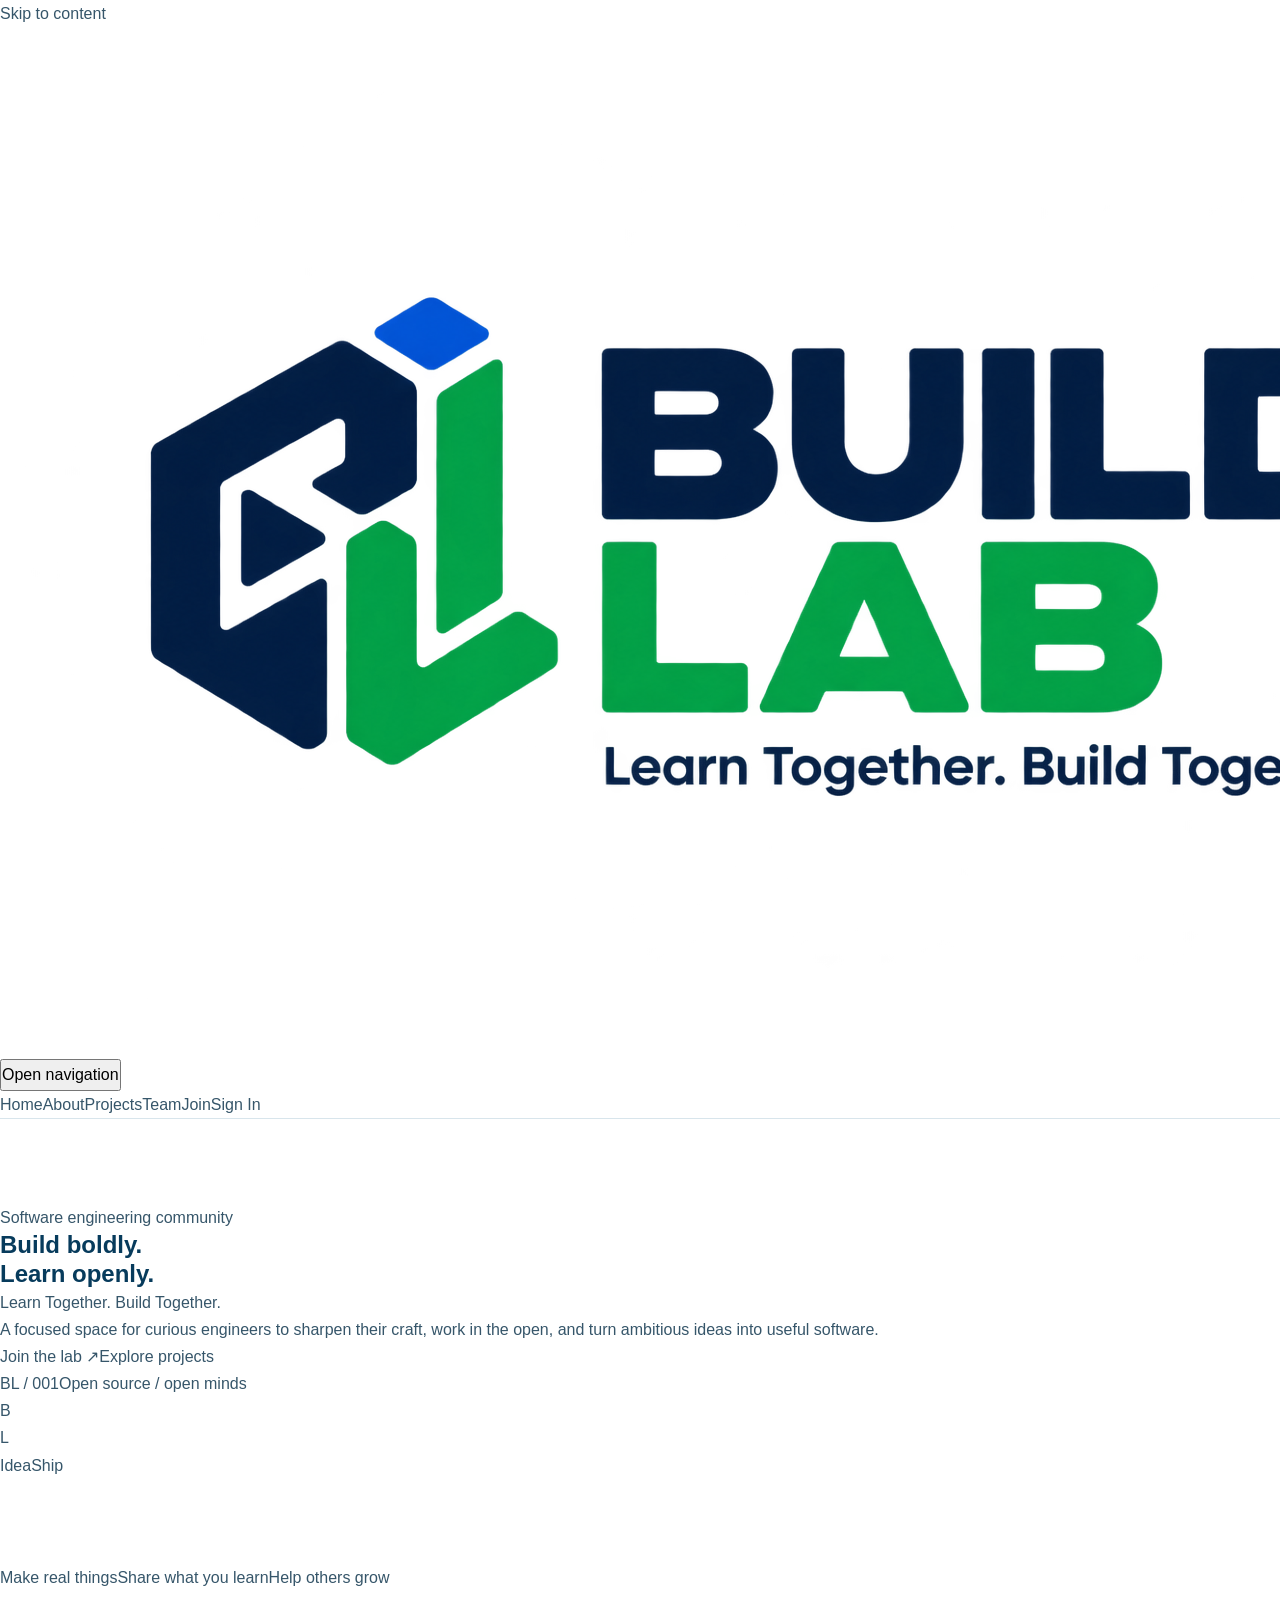
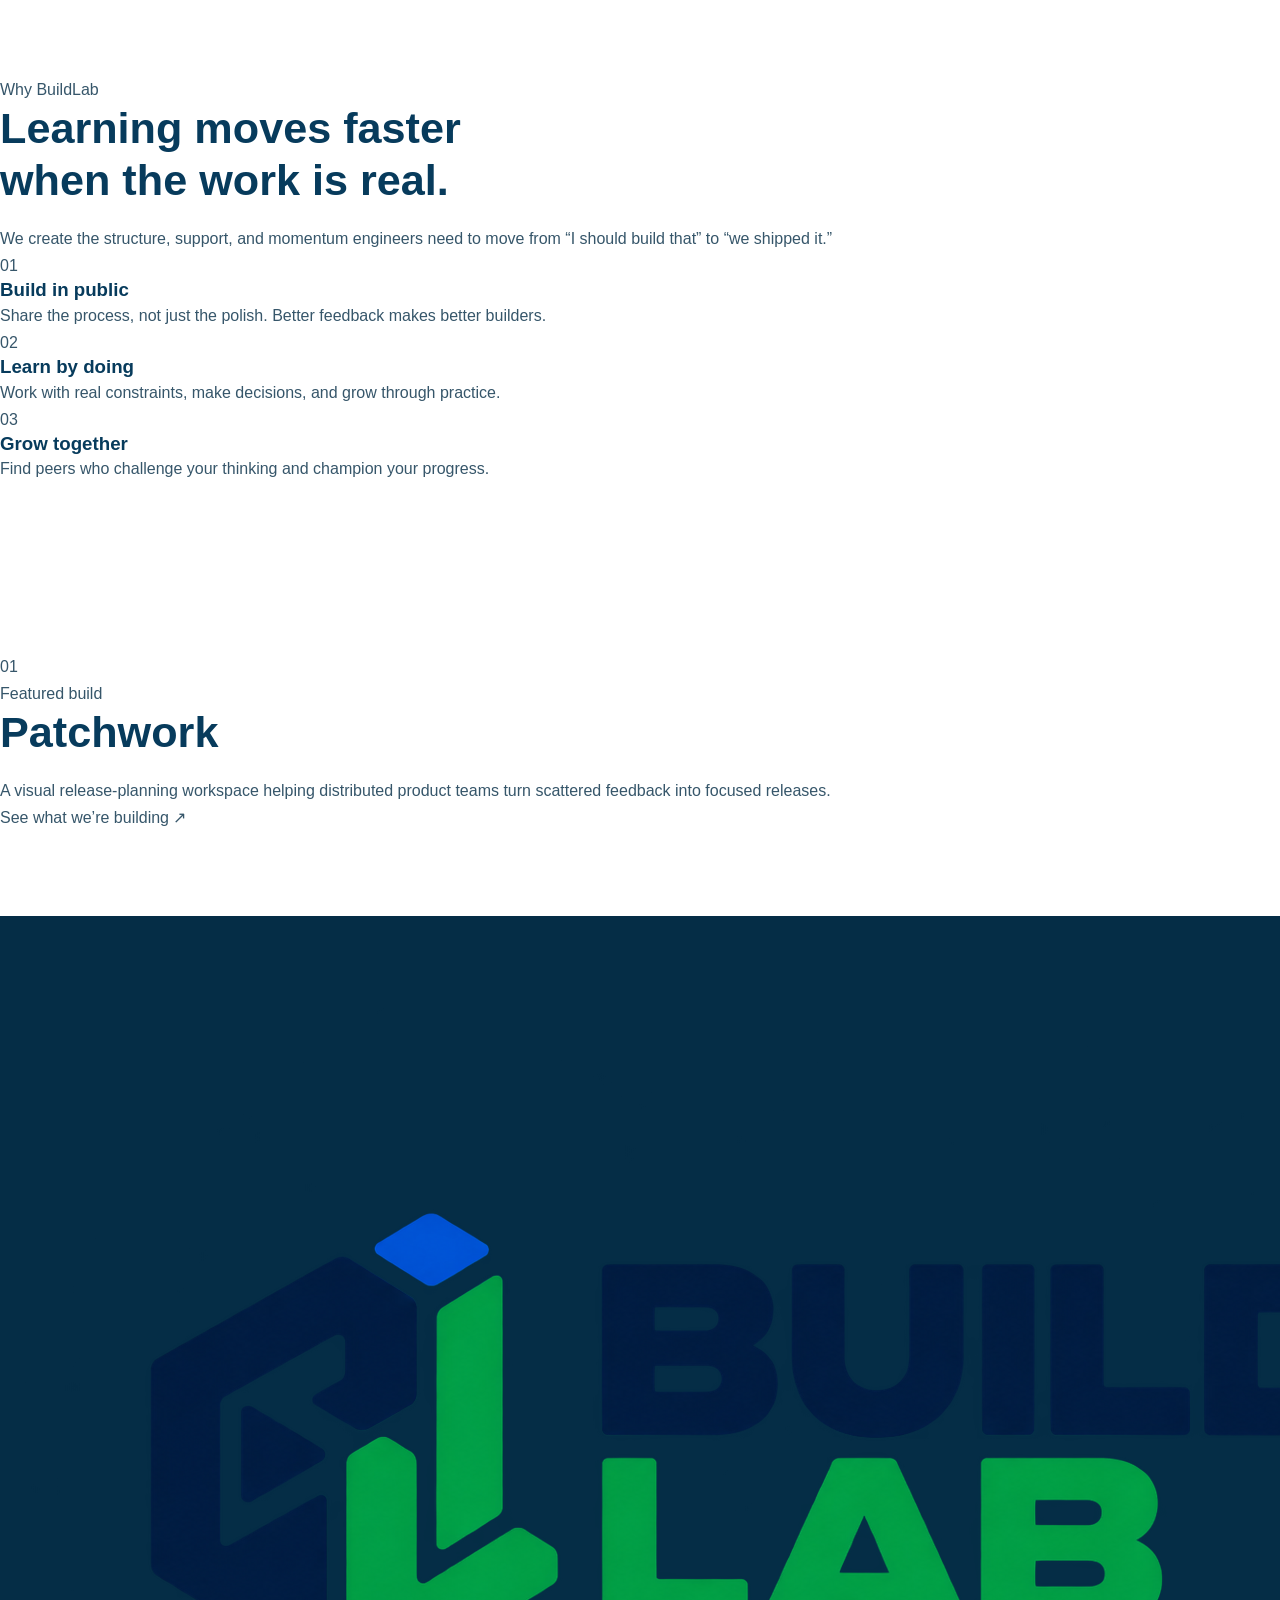
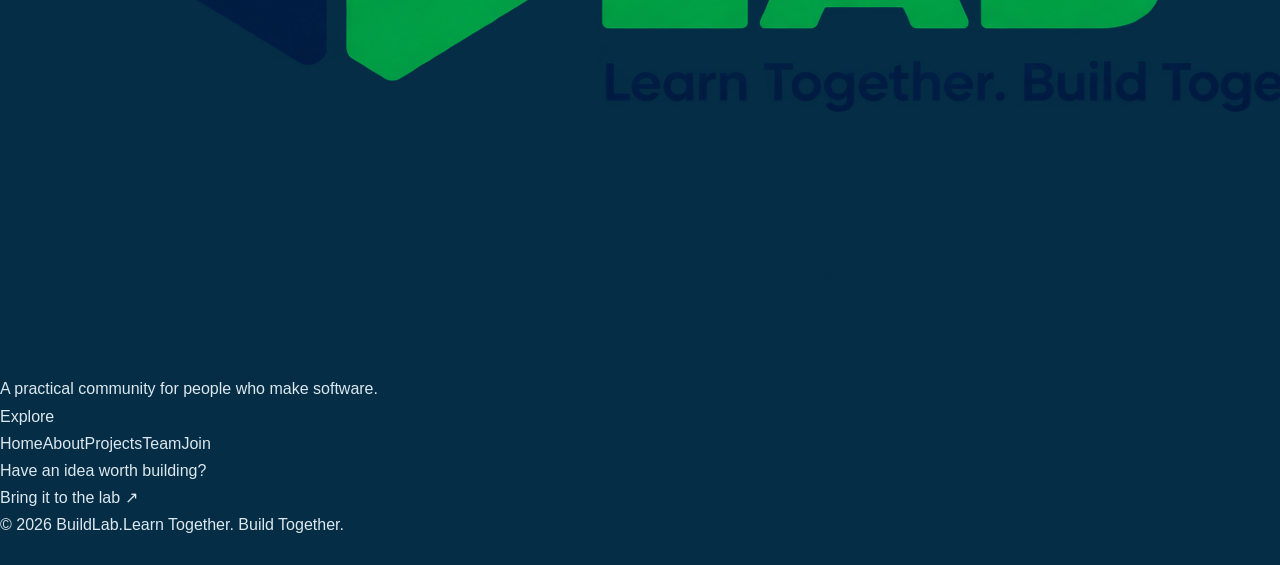
<file: index.html>
<!doctype html>
<html lang="en">
  <head>
    <meta charset="utf-8">
    <meta name="viewport" content="width=device-width, initial-scale=1">
    <meta name="description" content="BuildLab is a practical software engineering community where people learn openly and build real products together.">
    <title>BuildLab — Learn Together. Build Together.</title>
    <link rel="preconnect" href="https://fonts.googleapis.com">
    <link rel="preconnect" href="https://fonts.gstatic.com" crossorigin>
    <link href="https://fonts.googleapis.com/css2?family=DM+Sans:wght@400;500;600;700&family=Manrope:wght@400;500;600;700&display=swap" rel="stylesheet">
    <link rel="stylesheet" href="css/style.css">
    <script src="js/script.js" defer></script>
  </head>
  <body class="home-page">
    <a class="skip-link" href="#main-content">Skip to content</a>
    <header class="bl-header">
      <div class="bl-container bl-header__inner">
        <a class="bl-logo" href="index.html" aria-label="BuildLab home"><img src="assets/images/BUILD LAB LOGO.png" alt="BuildLab — Learn Together. Build Together."></a>
        <button class="bl-menu-toggle" type="button" aria-expanded="false" aria-controls="primary-navigation"><span class="sr-only">Open navigation</span><span></span><span></span><span></span></button>
        <nav class="bl-nav" id="primary-navigation" aria-label="Primary navigation">
          <a class="bl-nav__link is-active" href="index.html" aria-current="page">Home</a><a class="bl-nav__link" href="about.html">About</a><a class="bl-nav__link" href="projects.html">Projects</a><a class="bl-nav__link" href="team.html">Team</a><a class="bl-nav__link" href="join.html">Join</a><a class="bl-button bl-button--nav" href="join.html">Sign In</a>
        </nav>
      </div>
    </header>
    <main id="main-content">
      <section class="bl-hero bl-section">
        <div class="bl-container bl-hero__grid">
          <div class="bl-hero__copy">
            <p class="bl-kicker">Software engineering community</p>
            <h1>Build boldly.<br>Learn openly.</h1>
            <p class="bl-hero__tagline">Learn Together. Build Together.</p>
            <p class="bl-hero__description">A focused space for curious engineers to sharpen their craft, work in the open, and turn ambitious ideas into useful software.</p>
            <div class="bl-actions"><a class="bl-button bl-button--primary" href="join.html">Join the lab <span aria-hidden="true">↗</span></a><a class="bl-button bl-button--secondary" href="projects.html">Explore projects</a></div>
          </div>
          <div class="bl-hero-art" aria-hidden="true">
            <span class="bl-hero-art__code">BL / 001</span><span class="bl-hero-art__side">Open source / open minds</span>
            <div class="bl-hero-art__tile bl-hero-art__tile--b"><span>B</span></div><div class="bl-hero-art__tile bl-hero-art__tile--l"><span>L</span></div>
            <div class="bl-hero-art__axis"><span>Idea</span><i></i><span>Ship</span></div>
          </div>
        </div>
      </section>
      <div class="bl-principles" aria-label="BuildLab principles"><div class="bl-container bl-principles__inner"><span>Make real things</span><i aria-hidden="true"></i><span>Share what you learn</span><i aria-hidden="true"></i><span>Help others grow</span></div></div>
      <section class="bl-section bl-why" aria-labelledby="why-title">
        <div class="bl-container">
          <div class="bl-section-heading"><div><p class="bl-kicker">Why BuildLab</p><h2 id="why-title">Learning moves faster<br>when the work is real.</h2></div><p>We create the structure, support, and momentum engineers need to move from “I should build that” to “we shipped it.”</p></div>
          <div class="bl-value-grid">
            <article class="bl-value-card"><span class="bl-value-card__number">01</span><h3>Build in public</h3><p>Share the process, not just the polish. Better feedback makes better builders.</p></article>
            <article class="bl-value-card"><span class="bl-value-card__number">02</span><h3>Learn by doing</h3><p>Work with real constraints, make decisions, and grow through practice.</p></article>
            <article class="bl-value-card"><span class="bl-value-card__number">03</span><h3>Grow together</h3><p>Find peers who challenge your thinking and champion your progress.</p></article>
          </div>
        </div>
      </section>
      <section class="bl-section bl-featured" aria-labelledby="featured-title">
        <div class="bl-container"><article class="bl-feature-card">
          <div class="bl-feature-card__visual" aria-hidden="true"><span class="bl-feature-card__number">01</span><div class="bl-shape bl-shape--green"></div><div class="bl-shape bl-shape--navy"></div><div class="bl-shape bl-shape--outline"></div></div>
          <div class="bl-feature-card__content"><p class="bl-kicker">Featured build</p><h2 id="featured-title">Patchwork</h2><p>A visual release-planning workspace helping distributed product teams turn scattered feedback into focused releases.</p><a class="bl-text-link" href="projects.html">See what we’re building <span aria-hidden="true">↗</span></a></div>
        </article></div>
      </section>
    </main>
    <footer class="bl-footer">
      <div class="bl-container bl-footer__grid">
        <div class="bl-footer__brand"><img src="assets/images/BUILD LAB LOGO.png" alt="BuildLab"><p>A practical community for people who make software.</p></div>
        <div class="bl-footer__links"><p class="bl-footer__label">Explore</p><a href="index.html">Home</a><a href="about.html">About</a><a href="projects.html">Projects</a><a href="team.html">Team</a><a href="join.html">Join</a></div>
        <div class="bl-footer__cta"><p class="bl-footer__label">Have an idea worth building?</p><a href="join.html">Bring it to the lab <span aria-hidden="true">↗</span></a></div>
      </div>
      <div class="bl-container bl-footer__bottom"><span>© 2026 BuildLab.</span><span>Learn Together. Build Together.</span></div>
    </footer>
  </body>
</html>
</file>
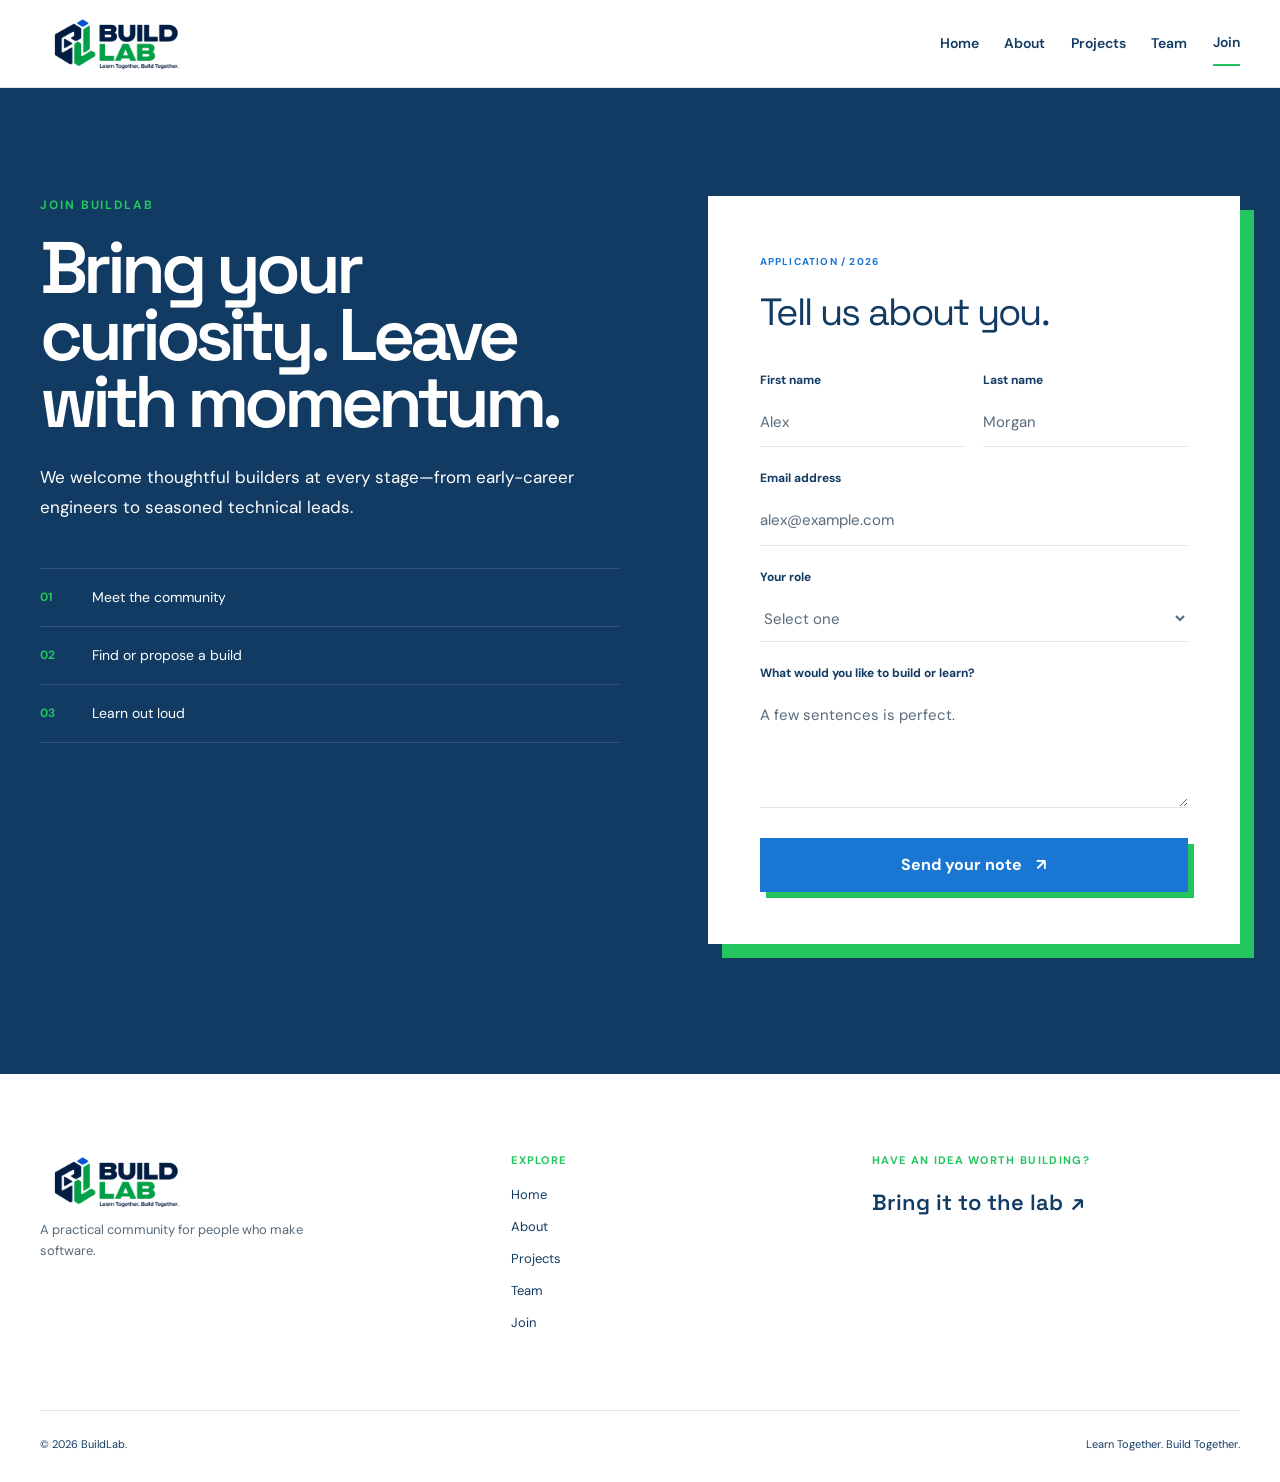
<file: join.html>
<!doctype html>
<html lang="en">
  <head>
    <meta charset="utf-8">
    <meta name="viewport" content="width=device-width, initial-scale=1">
    <meta name="description" content="Join BuildLab to learn with the community, build projects, and share what you’re learning.">
    <title>Join BuildLab | BuildLab Community</title>
    <link rel="preconnect" href="https://fonts.googleapis.com">
    <link rel="preconnect" href="https://fonts.gstatic.com" crossorigin>
    <link href="https://fonts.googleapis.com/css2?family=DM+Sans:wght@400;500;600;700&family=Space+Grotesk:wght@400;500;600&display=swap" rel="stylesheet">
    <link rel="stylesheet" href="css/style.css">
    <script src="js/script.js" defer></script>
  </head>
  <body>
    <div class="page-shell join-shell" id="top">
      <header class="join-header">
        <div class="join-width join-header-inner">
          <a class="join-brand" href="index.html" aria-label="BuildLab home">
            <img src="assets/images/BUILD LAB LOGO.png" alt="BuildLab — Learn Together. Build Together.">
          </a>
          <nav class="join-nav" id="join-navigation" aria-label="Main navigation">
            <a href="index.html">Home</a>
            <a href="about.html">About</a>
            <a href="projects.html">Projects</a>
            <a href="team.html">Team</a>
            <a href="join.html" aria-current="page">Join</a>
          </nav>
          <button class="join-menu-toggle" type="button" aria-label="Toggle navigation" aria-controls="join-navigation" aria-expanded="false">
            <span></span>
            <span></span>
          </button>
        </div>
      </header>

      <main class="join-main" id="main-content">
        <section class="join-page" aria-labelledby="page-title">
          <div class="join-width join-grid">
            <div class="join-copy">
              <p class="join-eyebrow">Join BuildLab</p>
              <h1 id="page-title">Bring your curiosity. Leave with momentum.</h1>
              <p class="join-intro">
                We welcome thoughtful builders at every stage—from early-career engineers to seasoned technical leads.
              </p>
              <ol class="join-steps">
                <li><span aria-hidden="true">01</span><p>Meet the community</p></li>
                <li><span aria-hidden="true">02</span><p>Find or propose a build</p></li>
                <li><span aria-hidden="true">03</span><p>Learn out loud</p></li>
              </ol>
            </div>

            <div class="join-card">
              <form class="application-form" id="join-form">
                <div class="application-heading">
                  <p>Application / 2026</p>
                  <h2>Tell us about you.</h2>
                </div>

                <div class="application-name-row">
                  <div class="application-field">
                    <label for="contact-first-name">First name</label>
                    <input id="contact-first-name" name="firstName" type="text" autocomplete="given-name" placeholder="Alex" required>
                  </div>
                  <div class="application-field">
                    <label for="contact-last-name">Last name</label>
                    <input id="contact-last-name" name="lastName" type="text" autocomplete="family-name" placeholder="Morgan" required>
                  </div>
                </div>
                <div class="application-field">
                  <label for="contact-email">Email address</label>
                  <input id="contact-email" name="email" type="email" autocomplete="email" placeholder="alex@example.com" required>
                </div>
                <div class="application-field">
                  <label for="contact-role">Your role</label>
                  <select id="contact-role" name="role" required>
                    <option value="" selected disabled>Select one</option>
                    <option value="software-engineer">Software engineer</option>
                    <option value="designer">Designer</option>
                    <option value="product-builder">Product builder</option>
                    <option value="student-early-career">Student / early career</option>
                    <option value="something-else">Something else</option>
                  </select>
                </div>
                <div class="application-field">
                  <label for="contact-message">What would you like to build or learn?</label>
                  <textarea id="contact-message" name="message" rows="4" placeholder="A few sentences is perfect." required></textarea>
                </div>
                <button class="application-submit" type="submit">
                  <span>Send your note</span>
                  <span aria-hidden="true">↗</span>
                </button>
                <p class="application-feedback" id="form-feedback" role="status" aria-live="polite"></p>
              </form>
            </div>
          </div>
        </section>
      </main>

      <footer class="join-footer">
        <div class="join-width join-footer-main">
          <div class="join-footer-brand">
            <a class="join-brand" href="index.html" aria-label="BuildLab home">
              <img src="assets/images/BUILD LAB LOGO.png" alt="BuildLab — Learn Together. Build Together.">
            </a>
            <p>A practical community for people who make software.</p>
          </div>
          <div class="join-footer-explore">
            <h2>Explore</h2>
            <nav aria-label="Footer navigation">
              <a href="index.html">Home</a>
              <a href="about.html">About</a>
              <a href="projects.html">Projects</a>
              <a href="team.html">Team</a>
              <a href="join.html" aria-current="page">Join</a>
            </nav>
          </div>
          <div class="join-footer-cta">
            <p>Have an idea worth building?</p>
            <a href="#join-form">Bring it to the lab <span aria-hidden="true">↗</span></a>
          </div>
        </div>
        <div class="join-width join-footer-bottom">
          <p>© 2026 BuildLab.</p>
          <p>Learn Together. Build Together.</p>
        </div>
      </footer>
    </div>
  </body>
</html>
</file>
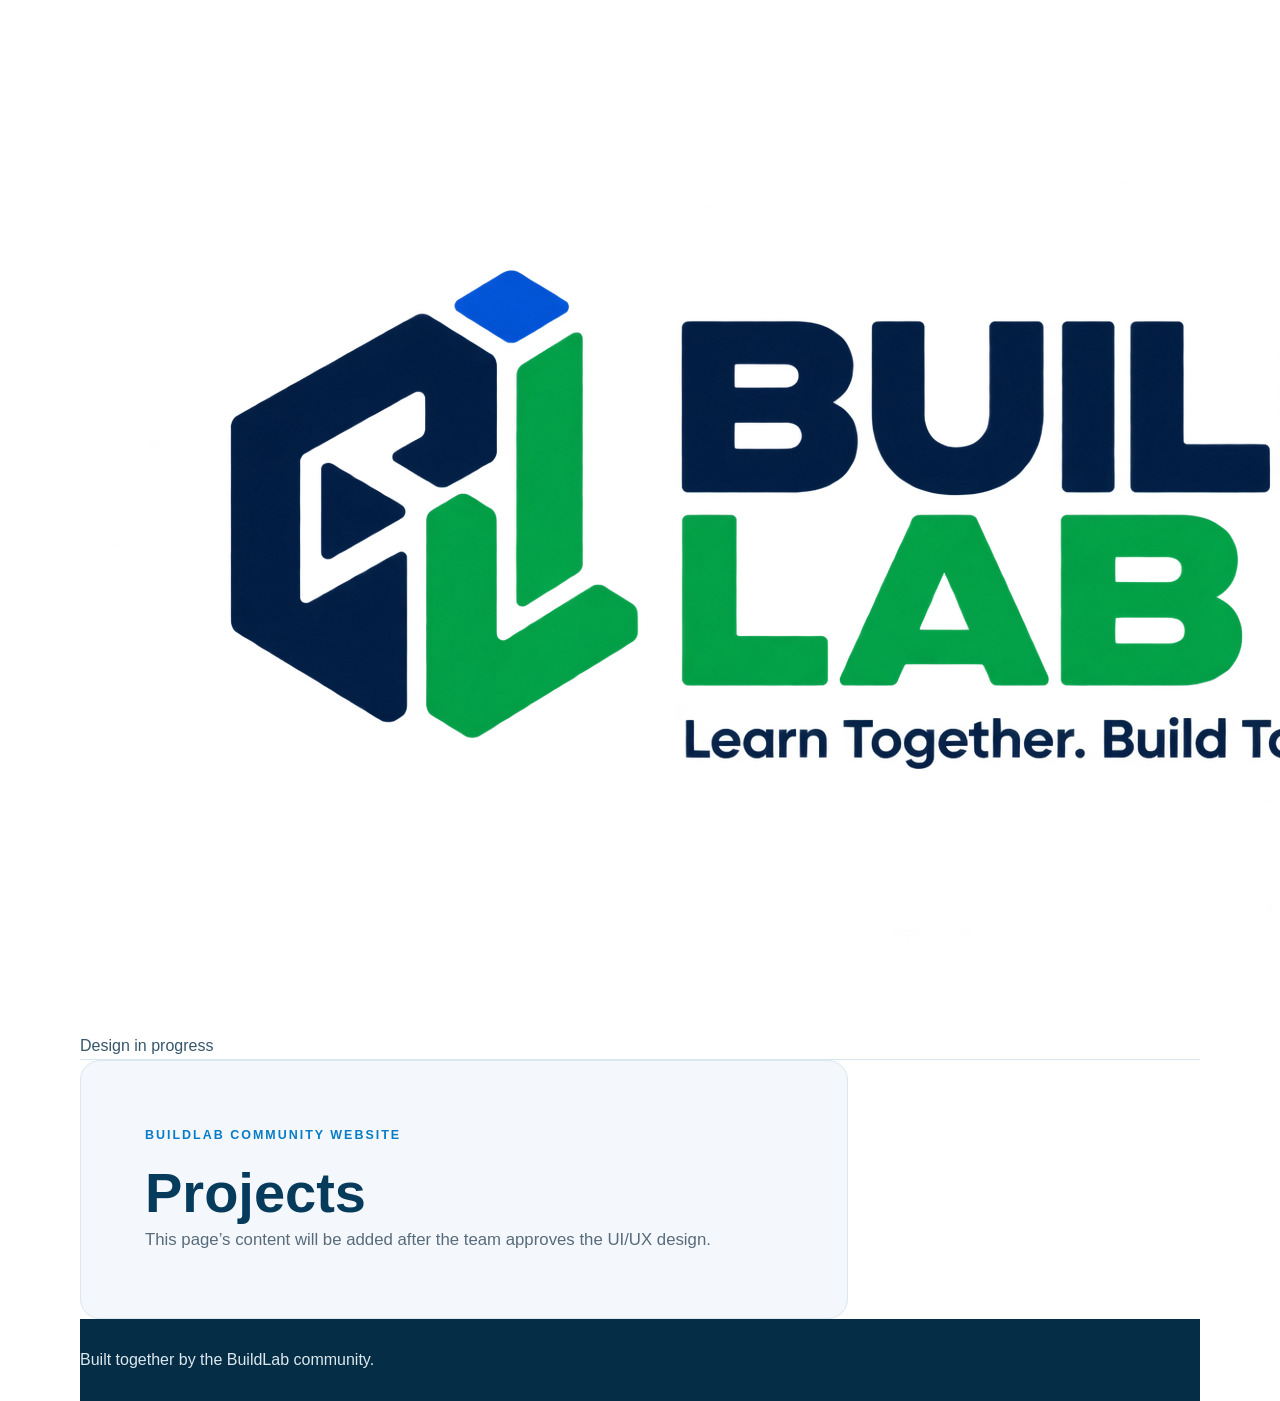
<file: projects.html>
<!doctype html>
<html lang="en">
  <head>
    <meta charset="utf-8">
    <meta name="viewport" content="width=device-width, initial-scale=1">
    <meta name="description" content="The BuildLab Projects page will be prepared after the team approves the UI/UX design.">
    <title>Projects | BuildLab</title>
    <link rel="stylesheet" href="css/style.css">
    <script src="js/script.js" defer></script>
  </head>
  <body>
    <div class="page-shell">
      <header class="site-header container">
        <a class="brand" href="index.html" aria-label="BuildLab home">
          <img src="assets/images/BUILD LAB LOGO.png" alt="BuildLab">
        </a>
        <span class="status-label">
          <span class="status-indicator" aria-hidden="true"></span>
          Design in progress
        </span>
      </header>
      <main class="container main-content">
        <section class="placeholder-content" aria-labelledby="page-title">
          <p class="eyebrow">BuildLab Community Website</p>
          <h1 id="page-title">Projects</h1>
          <p>This page’s content will be added after the team approves the UI/UX design.</p>
        </section>
      </main>
      <footer class="site-footer container">
        <p>Built together by the BuildLab community.</p>
      </footer>
    </div>
  </body>
</html>
</file>
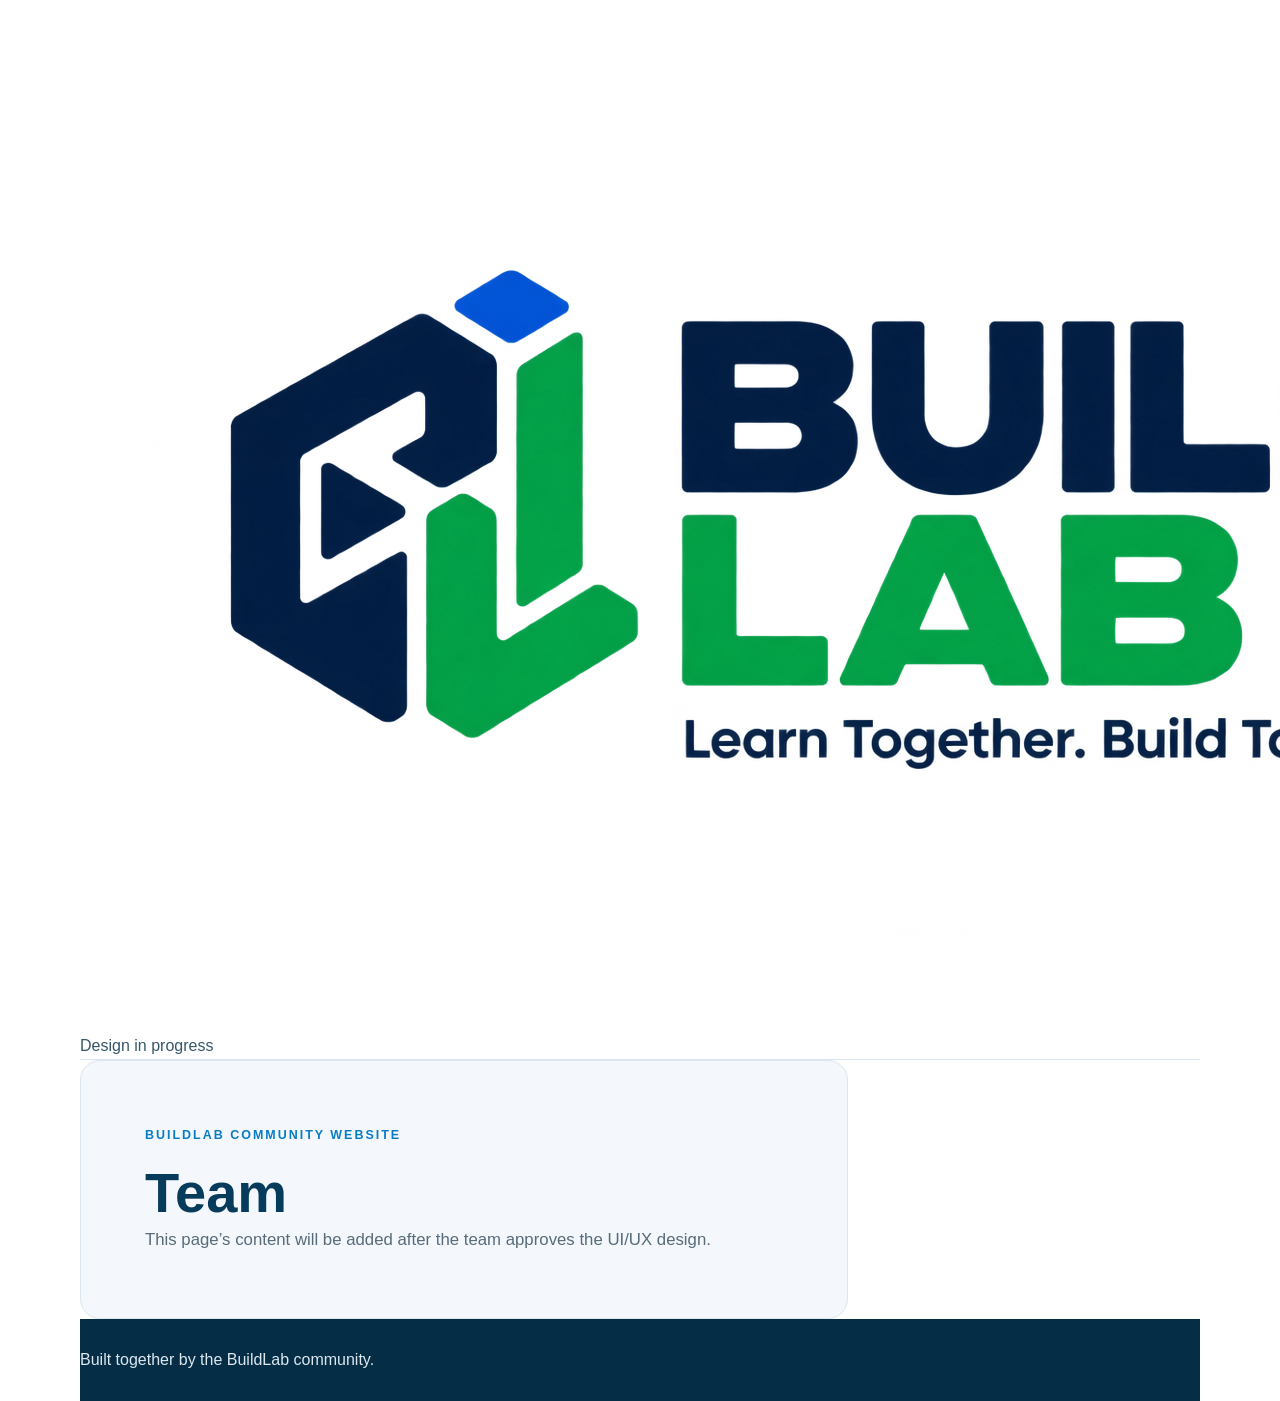
<file: team.html>
<!doctype html>
<html lang="en">
  <head>
    <meta charset="utf-8">
    <meta name="viewport" content="width=device-width, initial-scale=1">
    <meta name="description" content="The BuildLab Team page will be prepared after the team approves the UI/UX design.">
    <title>Team | BuildLab</title>
    <link rel="stylesheet" href="css/style.css">
    <script src="js/script.js" defer></script>
  </head>
  <body>
    <div class="page-shell">
      <header class="site-header container">
        <a class="brand" href="index.html" aria-label="BuildLab home">
          <img src="assets/images/BUILD LAB LOGO.png" alt="BuildLab">
        </a>
        <span class="status-label">
          <span class="status-indicator" aria-hidden="true"></span>
          Design in progress
        </span>
      </header>
      <main class="container main-content">
        <section class="placeholder-content" aria-labelledby="page-title">
          <p class="eyebrow">BuildLab Community Website</p>
          <h1 id="page-title">Team</h1>
          <p>This page’s content will be added after the team approves the UI/UX design.</p>
        </section>
      </main>
      <footer class="site-footer container">
        <p>Built together by the BuildLab community.</p>
      </footer>
    </div>
  </body>
</html>
</file>
<file: css/style.css>
:root {
      --navy: #073B5C;
      --navy-dark: #052D46;
      --blue: #087CC5;
      --green: #00C878;
      --white: #FFFFFF;
      --ink: #36566A;
      --light: #F3F8FB;
      --line: #D8E5EC;
      --container: 1120px;
      --color-navy: #123b63;
      --color-blue: #1976d2;
      --color-green: #22c55e;
      --color-white: #ffffff;
      --color-muted: #586b7b;
      --color-surface: #f4f8fc;
      --color-border: #dce6ef;
      color-scheme: light;
    }

    * {
      margin: 0;
      padding: 0;
      box-sizing: border-box;
      scroll-behavior: smooth;
    }

    body {
      font-family: Arial, Helvetica, sans-serif;
      color: var(--ink);
      background: var(--white);
      line-height: 1.7;
    }

    .page-shell {
      display: flex;
      min-height: 100vh;
      min-height: 100svh;
      flex-direction: column;
    }

    a {
      text-decoration: none;
      color: inherit;
    }

    a:focus-visible {
      outline: 3px solid var(--color-green);
      outline-offset: 4px;
    }

    button,
    input,
    textarea {
      font: inherit;
    }

    button,
    a {
      -webkit-tap-highlight-color: transparent;
    }

    .container {
      width: min(92%, var(--container));
      margin: auto;
    }

    section {
      padding: 85px 0;
      scroll-margin-top: 85px;
    }

    .eyebrow {
      color: var(--blue);
      font-size: 0.78rem;
      font-weight: 800;
      letter-spacing: 2px;
      text-transform: uppercase;
      margin-bottom: 12px;
    }

    h1, h2, h3 {
      color: var(--navy);
      line-height: 1.2;
    }

    h2 {
      font-size: clamp(1.9rem, 4vw, 2.7rem);
      margin-bottom: 18px;
    }

    .section-heading {
      max-width: 680px;
      margin-bottom: 38px;
    }

    .section-heading p {
      margin-top: 12px;
    }

    .btn {
      display: inline-flex;
      align-items: center;
      justify-content: center;
      gap: 8px;
      border: 2px solid transparent;
      border-radius: 7px;
      padding: 12px 21px;
      font-weight: 700;
      cursor: pointer;
      transition: 0.25s ease;
    }

    .btn-primary {
      background: var(--green);
      color: var(--navy-dark);
    }

    .btn-primary:hover {
      background: #00E08A;
      transform: translateY(-2px);
    }

    .btn-secondary {
      border-color: rgba(255,255,255,0.7);
      color: var(--white);
      background: transparent;
    }

    .btn-secondary:hover {
      background: var(--white);
      color: var(--navy);
    }

    /* NAVIGATION */

    header {
      position: sticky;
      top: 0;
      z-index: 1000;
      background: var(--white);
      border-bottom: 1px solid var(--line);
    }

    .navbar {
      min-height: 76px;
      display: flex;
      align-items: center;
      justify-content: space-between;
      gap: 20px;
    }

    .logo {
      font-size: 1.6rem;
      font-weight: 900;
      letter-spacing: -1px;
      color: var(--navy);
      white-space: nowrap;
    }

    .logo span {
      color: var(--green);
    }

    .nav-links {
      display: flex;
      align-items: center;
      gap: 24px;
    }

    .nav-links a:not(.btn) {
      font-size: 0.92rem;
      font-weight: 700;
      transition: color 0.2s;
    }

    .nav-links a:not(.btn):hover,
    .nav-links a.active {
      color: var(--blue);
    }

    .menu-toggle {
      display: none;
      border: 1px solid var(--line);
      background: var(--white);
      color: var(--navy);
      border-radius: 6px;
      padding: 7px 12px;
      font-size: 1.4rem;
      cursor: pointer;
    }

    /* HOME */

    .hero {
      color: var(--white);
      background:
        radial-gradient(circle at 85% 25%, rgba(0,200,120,0.18), transparent 28%),
        linear-gradient(135deg, var(--navy-dark), var(--navy), #075A83);
      padding: 105px 0;
      overflow: hidden;
    }

    .hero-grid {
      display: grid;
      grid-template-columns: 1.15fr 0.85fr;
      align-items: center;
      gap: 55px;
    }

    .hero .eyebrow {
      color: var(--green);
    }

    .hero h1 {
      color: var(--white);
      font-size: clamp(2.5rem, 6vw, 4.5rem);
      letter-spacing: -2px;
      margin-bottom: 22px;
    }

    .hero h1 span {
      color: var(--green);
    }

    .hero p {
      color: #E1EDF3;
      max-width: 570px;
      margin-bottom: 28px;
    }

    .hero-actions {
      display: flex;
      flex-wrap: wrap;
      gap: 13px;
    }

    .code-card {
      border: 1px solid rgba(255,255,255,0.18);
      background: rgba(0,0,0,0.22);
      border-radius: 15px;
      padding: 24px;
      box-shadow: 0 25px 65px rgba(0,0,0,0.18);
      transform: rotate(1deg);
    }

    .code-top {
      display: flex;
      gap: 7px;
      margin-bottom: 25px;
    }

    .dot {
      height: 11px;
      width: 11px;
      border-radius: 50%;
      background: #FF6B6B;
    }

    .dot:nth-child(2) { background: #FFD166; }
    .dot:nth-child(3) { background: var(--green); }

    .code-card pre {
      white-space: pre-wrap;
      overflow-wrap: anywhere;
      color: #D8F7EA;
      font: 0.9rem/2 monospace;
    }

    .code-card .code-blue { color: #72C7FF; }
    .code-card .code-green { color: #6EF0B5; }
    .code-card .code-yellow { color: #FFD166; }

    /* GENERAL CARDS */

    .cards {
      display: grid;
      grid-template-columns: repeat(3, minmax(0, 1fr));
      gap: 23px;
    }

    .card {
      padding: 27px;
      background: var(--white);
      border: 1px solid var(--line);
      border-radius: 12px;
      transition: transform 0.25s, box-shadow 0.25s;
    }

    .card:hover {
      transform: translateY(-5px);
      box-shadow: 0 14px 35px rgba(7,59,92,0.09);
    }

    .placeholder-content {
      width: min(100%, 48rem);
      justify-self: center;
      padding: clamp(2rem, 6vw, 4rem);
      border: 1px solid var(--color-border);
      border-radius: 1.25rem;
      background-color: var(--color-surface);
    }

    .placeholder-content h1 {
      font-size: clamp(2.25rem, 5vw, 3.5rem);
    }

    .placeholder-content p:last-child {
      margin: 0;
      color: var(--color-muted);
      font-size: 1.05rem;
    }

.join-shell {
  color: var(--color-navy);
  font-family: "DM Sans", system-ui, sans-serif;
}

.join-width {
  width: min(100% - 3rem, 75rem);
  margin-inline: auto;
}

.join-header {
  position: relative;
  z-index: 2;
  background-color: var(--color-white);
}

.join-header-inner {
  display: flex;
  min-height: 5.4375rem;
  align-items: center;
  justify-content: space-between;
  gap: 2rem;
}

.join-brand {
  display: inline-flex;
  flex: 0 0 auto;
  width: 9.5rem;
  height: 3.75rem;
}

.join-brand img {
  display: block;
  width: 100%;
  height: 100%;
  object-fit: cover;
  object-position: center;
}

.join-nav {
  display: flex;
  align-items: center;
  gap: clamp(1rem, 2vw, 1.75rem);
}

.join-nav a,
.join-footer-explore a {
  color: var(--color-navy);
  font-size: 0.875rem;
  font-weight: 600;
  text-decoration: none;
}

.join-nav a {
  padding-block: 0.6rem;
}

.join-nav a[aria-current="page"] {
  border-bottom: 2px solid var(--color-green);
}

.join-nav a:hover,
.join-footer-explore a:hover {
  color: var(--color-blue);
}

.join-menu-toggle {
  display: none;
}

.join-main {
  flex: 1 0 auto;
}

.join-page {
  padding-block: 6.75rem 8.125rem;
  background-color: var(--color-navy);
}

.join-grid {
  display: grid;
  grid-template-columns: minmax(0, 1.087fr) minmax(0, 1fr);
  align-items: center;
  gap: clamp(3rem, 6.95vw, 6.25rem);
}

.join-copy {
  align-self: start;
  color: var(--color-white);
}

.join-eyebrow,
.application-heading > p {
  margin: 0;
  font-size: 0.75rem;
  font-weight: 700;
  line-height: 1.5;
  letter-spacing: 0.16em;
  text-transform: uppercase;
}

.join-eyebrow {
  margin-bottom: 1.25rem;
  color: var(--color-green);
}

.join-copy h1 {
  margin: 0;
  color: var(--color-white);
  font-family: "Space Grotesk", "DM Sans", sans-serif;
  font-size: clamp(3.25rem, 5.7vw, 5.125rem);
  font-weight: 600;
  letter-spacing: -0.07em;
  line-height: 0.92;
}

.join-intro {
  max-width: 35rem;
  margin: 1.75rem 0 0;
  color: var(--color-white);
  font-size: 1.0625rem;
  line-height: 1.75;
}

.join-steps {
  margin: 2.8125rem 0 0;
  padding: 0;
  list-style: none;
}

.join-steps li {
  display: grid;
  grid-template-columns: 3.25rem 1fr;
  align-items: center;
  gap: 0;
  min-height: 3.625rem;
  padding-block: 1.125rem;
  border-top: 1px solid rgb(255 255 255 / 14%);
}

.join-steps li:last-child {
  border-bottom: 1px solid rgb(255 255 255 / 14%);
}

.join-steps li > span {
  color: var(--color-green);
  font-size: 0.75rem;
  font-weight: 700;
}

.join-steps p {
  margin: 0;
  color: var(--color-white);
  font-size: 0.875rem;
  line-height: 1.5;
}

.join-card {
  padding: 3.25rem;
  background-color: var(--color-white);
  box-shadow: 14px 14px 0 var(--color-green);
}

.application-form {
  display: grid;
  gap: 1.375rem;
  margin: 0;
}

.application-heading {
  margin-bottom: 0.5rem;
  padding-top: 0.45rem;
}

.application-heading > p {
  margin-bottom: 0.9375rem;
  color: var(--color-blue);
  font-size: 0.625rem;
  letter-spacing: 0.12em;
  line-height: 1.333;
}

.application-heading h2 {
  margin: 0;
  color: var(--color-navy);
  font-family: "Space Grotesk", "DM Sans", sans-serif;
  font-size: 2.375rem;
  font-weight: 400;
  letter-spacing: -0.045em;
  line-height: 1.5;
}

.application-name-row {
  display: grid;
  grid-template-columns: repeat(2, minmax(0, 1fr));
  gap: 1.125rem;
}

.application-field {
  display: grid;
  min-width: 0;
  gap: 0.5625rem;
}

.application-field label {
  color: var(--color-navy);
  font-size: 0.75rem;
  font-weight: 700;
  line-height: 1.5;
}

.application-field input,
.application-field select,
.application-field textarea {
  width: 100%;
  min-width: 0;
  padding: 0.8125rem 0;
  border: 0;
  border-bottom: 1px solid var(--color-border);
  border-radius: 0;
  background-color: transparent;
  color: var(--color-navy);
  font: inherit;
  font-size: 0.9375rem;
  line-height: 1.5;
}

.application-field select {
  height: 2.9375rem;
  min-height: 2.9375rem;
  cursor: pointer;
}

.application-field textarea {
  min-height: 7.3125rem;
  resize: vertical;
}

.application-field input::placeholder,
.application-field textarea::placeholder {
  color: var(--color-muted);
  opacity: 1;
}

.application-field select:invalid {
  color: var(--color-muted);
}

.application-field input:focus-visible,
.application-field select:focus-visible,
.application-field textarea:focus-visible,
.application-submit:focus-visible,
.join-menu-toggle:focus-visible {
  outline: 3px solid var(--color-green);
  outline-offset: 3px;
}

.application-submit {
  display: flex;
  min-height: 3.375rem;
  align-items: center;
  justify-content: center;
  gap: 0.875rem;
  padding: 0 1.5rem;
  border: 1px solid var(--color-blue);
  border-radius: 0;
  margin-top: 0.5rem;
  background-color: var(--color-blue);
  box-shadow: 6px 6px 0 var(--color-green);
  color: var(--color-white);
  cursor: pointer;
  font: inherit;
  font-size: 1rem;
  font-weight: 700;
  transition: background-color 150ms ease, box-shadow 150ms ease;
}

.application-submit:hover {
  background-color: var(--color-navy);
  box-shadow: 6px 6px 0 var(--color-green);
}

.application-feedback {
  margin: 0;
  color: var(--color-navy);
  font-size: 0.8125rem;
  line-height: 1.5;
}

.application-feedback:empty {
  display: none;
}

.join-footer {
  padding-block: 4.875rem 1.75rem;
  background-color: var(--color-white);
}

.join-footer-main {
  display: grid;
  grid-template-columns: 1.15fr 0.85fr 1fr;
  gap: 3rem;
  padding-bottom: 4.75rem;
}

.join-footer-brand .join-brand {
  margin-bottom: 0.5rem;
}

.join-footer-brand p,
.join-footer-cta > p {
  margin: 0;
  color: var(--color-muted);
  font-size: 0.8125rem;
  line-height: 1.6;
}

.join-footer-brand p {
  max-width: 18rem;
}

.join-footer-explore h2,
.join-footer-cta > p {
  margin: 0 0 1rem;
  color: var(--color-green);
  font-size: 0.6875rem;
  font-weight: 700;
  letter-spacing: 0.12em;
  line-height: 1.5;
  text-transform: uppercase;
}

.join-footer-explore nav {
  display: grid;
  justify-items: start;
  gap: 0.625rem;
}

.join-footer-explore a {
  font-size: 0.8125rem;
  font-weight: 400;
}

.join-footer-cta > p {
  color: var(--color-green);
}

.join-footer-cta > a {
  display: inline-flex;
  align-items: center;
  gap: 0.5rem;
  color: var(--color-navy);
  font-family: "Space Grotesk", "DM Sans", sans-serif;
  font-size: 1.375rem;
  font-weight: 600;
  text-decoration: none;
}

.join-footer-cta > a:hover {
  color: var(--color-blue);
}

.join-footer-bottom {
  display: flex;
  align-items: center;
  justify-content: space-between;
  gap: 1rem;
  padding-top: 1.5rem;
  border-top: 1px solid var(--color-border);
}

.join-footer-bottom p {
  margin: 0;
  color: var(--color-navy);
  font-size: 0.6875rem;
}

@media (max-width: 56rem) {
  .join-width {
    width: min(100% - 2.5rem, 75rem);
  }

  .join-header-inner {
    min-height: 4.8125rem;
  }

  .join-brand {
    width: 8.625rem;
    height: 3.5rem;
  }

  .join-nav {
    position: absolute;
    top: 100%;
    right: 1.25rem;
    left: 1.25rem;
    display: none;
    align-items: stretch;
    flex-direction: column;
    gap: 0;
    padding: 0.5rem 1rem;
    border-top: 1px solid var(--color-border);
    background-color: var(--color-white);
    box-shadow: 0 0.75rem 1rem rgb(18 59 99 / 10%);
  }

  .join-nav.is-open {
    display: flex;
  }

  .join-nav a {
    padding-block: 0.75rem;
  }

  .join-menu-toggle {
    display: grid;
    width: 2.625rem;
    height: 2.625rem;
    align-content: center;
    justify-items: center;
    gap: 0.4375rem;
    border: 1px solid var(--color-navy);
    border-radius: 0;
    background-color: var(--color-white);
    cursor: pointer;
  }

  .join-menu-toggle span {
    width: 1.375rem;
    height: 1px;
    background-color: var(--color-navy);
  }

  .join-grid {
    grid-template-columns: 1fr;
    gap: 4.5rem;
  }

  .join-card {
    padding: 3.25rem;
  }

  .join-footer-main {
    grid-template-columns: 1fr 1fr;
    row-gap: 2.75rem;
  }
}

@media (max-width: 36rem) {
  .join-width {
    width: min(100% - 2rem, 75rem);
  }

  .join-grid {
    gap: 4.5rem;
  }

  .join-page {
    padding-block: 4.75rem 6rem;
  }

  .join-copy h1 {
    font-size: 3.25rem;
  }

  .join-intro {
    margin-top: 1.5rem;
  }

  .join-steps {
    margin-top: 3.0625rem;
  }

  .join-steps li {
    grid-template-columns: 3.25rem 1fr;
  }

  .join-card {
    padding: 2.125rem 1.375rem;
    box-shadow: 8px 8px 0 var(--color-green);
  }

  .placeholder-content {
    padding: 1.5rem;
  }

  .application-name-row {
    grid-template-columns: 1fr;
  }

  .join-footer {
    padding-top: 3.875rem;
  }

  .join-footer-main {
    grid-template-columns: 1fr;
    gap: 2.75rem;
    padding-bottom: 4.75rem;
  }

  .join-footer-bottom {
    align-items: flex-start;
    flex-direction: column;
    gap: 0.625rem;
  }
}
    .card-icon {
      width: 49px;
      height: 49px;
      display: grid;
      place-items: center;
      background: #E7F8F0;
      color: var(--navy);
      border-radius: 10px;
      font-size: 1.45rem;
      margin-bottom: 20px;
    }

    .card h3 {
      font-size: 1.2rem;
      margin-bottom: 11px;
    }

    .card p {
      font-size: 0.95rem;
    }

    .text-link {
      display: inline-block;
      margin-top: 18px;
      color: var(--blue);
      font-weight: 800;
    }

    /* ABOUT */

    .about {
      background: var(--light);
    }

    .about-grid {
      display: grid;
      grid-template-columns: 1fr 1fr;
      gap: 55px;
      align-items: center;
    }

    .about-panel {
      min-height: 300px;
      border-radius: 16px;
      padding: 35px;
      background: linear-gradient(140deg, var(--navy), #087CC5);
      color: var(--white);
      display: flex;
      flex-direction: column;
      justify-content: center;
    }

    .about-panel h3 {
      color: var(--white);
      font-size: 1.8rem;
      margin-bottom: 14px;
    }

    .about-panel p {
      color: #E2F0F8;
    }

    .about-points {
      list-style: none;
      margin-top: 22px;
    }

    .about-points li {
      margin: 12px 0;
    }

    .about-points li::before {
      content: "✓";
      color: var(--green);
      font-weight: 900;
      margin-right: 10px;
    }

    /* PROJECTS */

    .projects {
      background: var(--white);
    }

    .project-label {
      display: inline-block;
      color: #067A4E;
      background: #E4F9EF;
      padding: 4px 10px;
      border-radius: 20px;
      font-size: 0.75rem;
      font-weight: 800;
      margin-bottom: 15px;
    }

    /* TEAM */

    .team {
      background: var(--light);
    }

    .team-card {
      text-align: center;
    }

    .team-avatar {
      width: 76px;
      height: 76px;
      border-radius: 50%;
      display: grid;
      place-items: center;
      margin: 0 auto 18px;
      background: var(--navy);
      color: var(--green);
      font-size: 1.7rem;
      font-weight: 900;
    }

    /* JOIN */

    .join {
      background: var(--navy);
      color: var(--white);
    }

    .join h2 {
      color: var(--white);
    }

    .join .section-heading p {
      color: #DFEAF0;
    }

    .join-layout {
      display: grid;
      grid-template-columns: 0.9fr 1.1fr;
      align-items: start;
      gap: 45px;
    }

    .join-benefits {
      list-style: none;
      margin-top: 25px;
    }

    .join-benefits li {
      margin: 14px 0;
      color: #E0ECF2;
    }

    .join-benefits li::before {
      content: "✓";
      color: var(--green);
      font-weight: 900;
      margin-right: 10px;
    }

    .join-form {
      background: var(--white);
      color: var(--ink);
      border-radius: 12px;
      padding: 28px;
    }

    .join-form h3 {
      margin-bottom: 20px;
    }

    .form-group {
      margin-bottom: 17px;
    }

    .form-group label {
      display: block;
      font-weight: 700;
      font-size: 0.9rem;
      margin-bottom: 7px;
    }

    .form-group input,
    .form-group textarea,
    .form-group select {
      width: 100%;
      padding: 12px;
      border: 1px solid #C7D7E0;
      border-radius: 6px;
      outline: none;
      background: var(--white);
      color: var(--ink);
    }

    .form-group input:focus,
    .form-group textarea:focus,
    .form-group select:focus {
      border-color: var(--blue);
      box-shadow: 0 0 0 3px rgba(8,124,197,0.12);
    }

    .form-message {
      margin-top: 14px;
      font-size: 0.9rem;
      font-weight: 700;
      overflow-wrap: anywhere;
    }

    /* FOOTER */

    footer {
      background: var(--navy-dark);
      color: #DCE8EE;
      padding: 27px 0;
    }

    .footer-content {
      display: flex;
      justify-content: space-between;
      align-items: center;
      flex-wrap: wrap;
      gap: 15px;
    }

    .footer-content a {
      color: var(--green);
      font-weight: 700;
    }

    /* RESPONSIVE DESIGN */

    @media (max-width: 850px) {
      .menu-toggle {
        display: block;
      }

      .nav-links {
        display: none;
        position: absolute;
        top: 76px;
        left: 0;
        right: 0;
        padding: 20px 4%;
        background: var(--white);
        border-bottom: 1px solid var(--line);
        box-shadow: 0 15px 20px rgba(0,0,0,0.06);
        flex-direction: column;
        align-items: stretch;
        gap: 18px;
      }

      .nav-links.open {
        display: flex;
      }

      .nav-links .btn {
        width: 100%;
      }

      .hero-grid,
      .about-grid,
      .join-layout {
        grid-template-columns: 1fr;
      }

      .hero-grid {
        gap: 40px;
      }

      .code-card {
        max-width: 600px;
        width: 100%;
      }

      .cards {
        grid-template-columns: repeat(2, minmax(0, 1fr));
      }
    }

    @media (max-width: 560px) {
      section {
        padding: 62px 0;
      }

      .hero {
        padding: 75px 0;
      }

      .hero h1 {
        letter-spacing: -1px;
      }

      .cards {
        grid-template-columns: 1fr;
      }

      .join-form {
        padding: 21px;
      }

      .footer-content {
        flex-direction: column;
        align-items: flex-start;
      }
    }

    @media (prefers-reduced-motion: reduce) {
      *,
      *::before,
      *::after {
        scroll-behavior: auto !important;
        transition: none !important;
      }
    }
</file>
